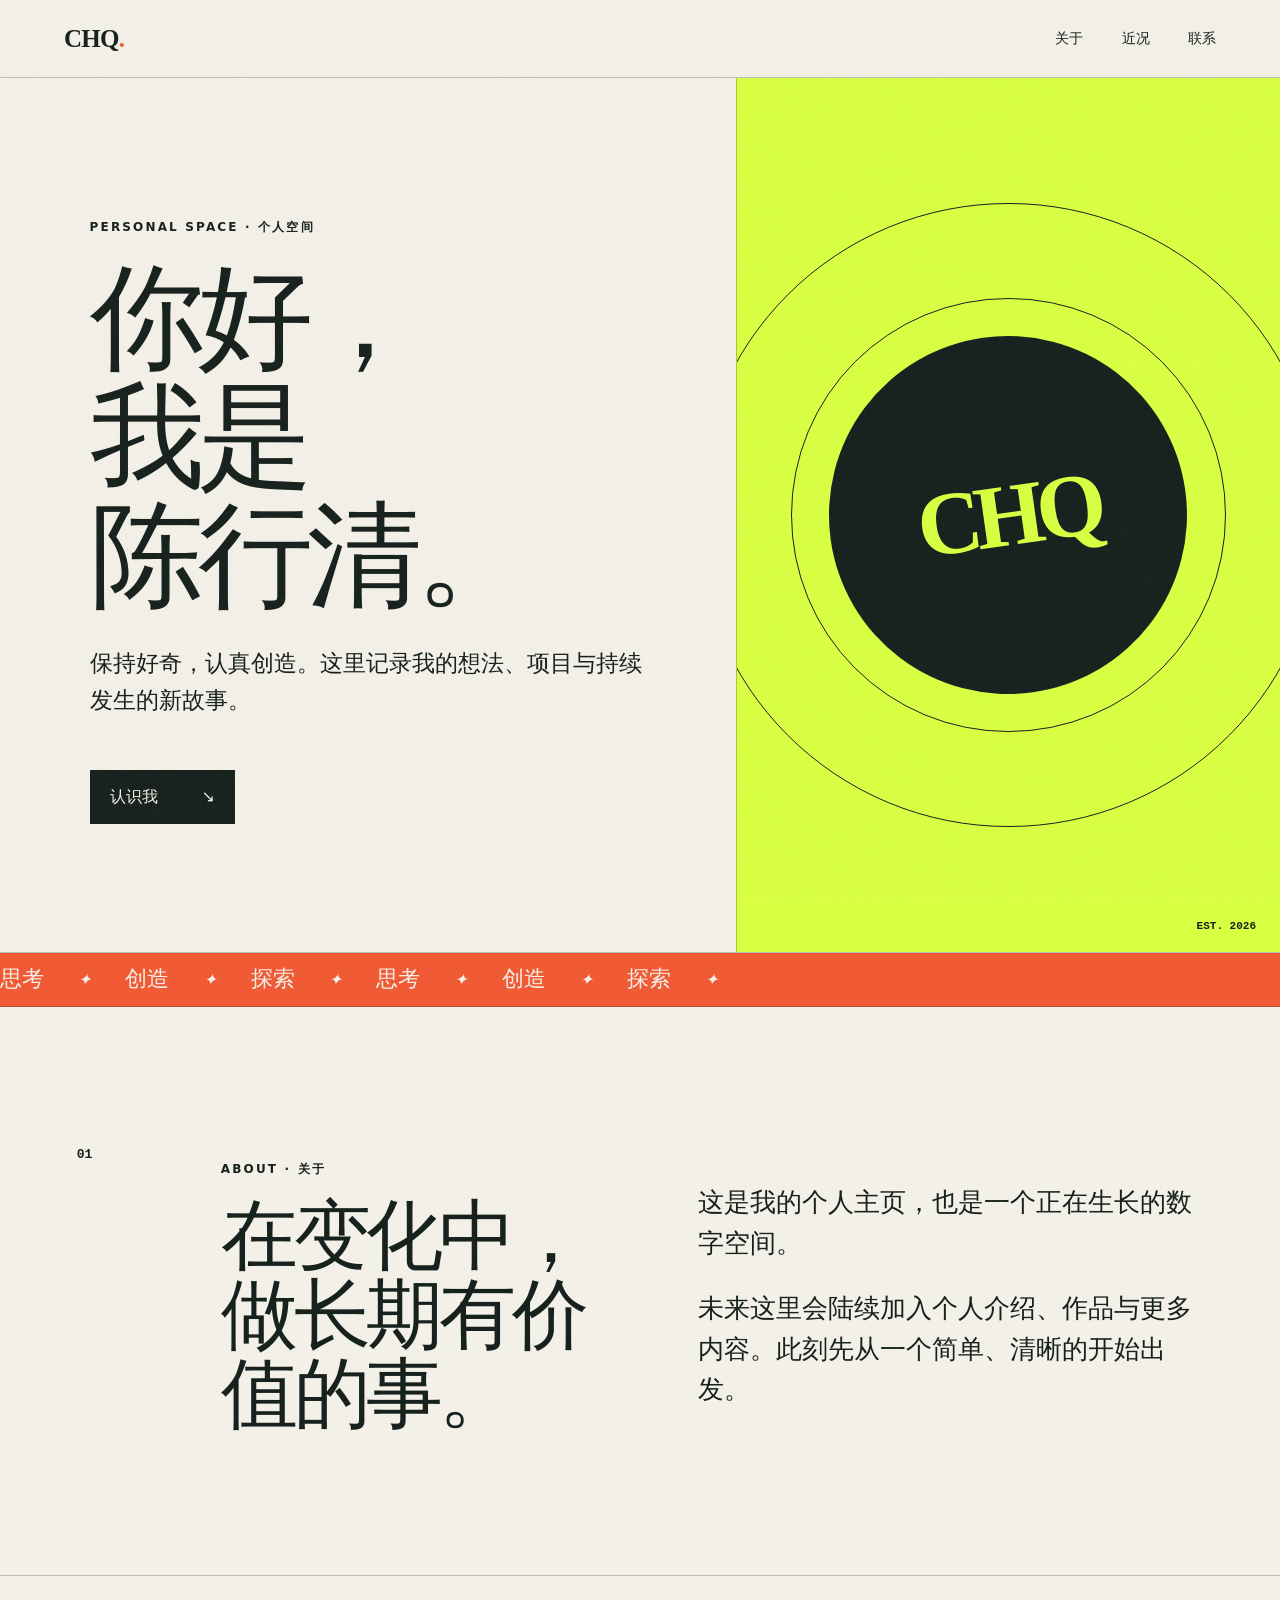
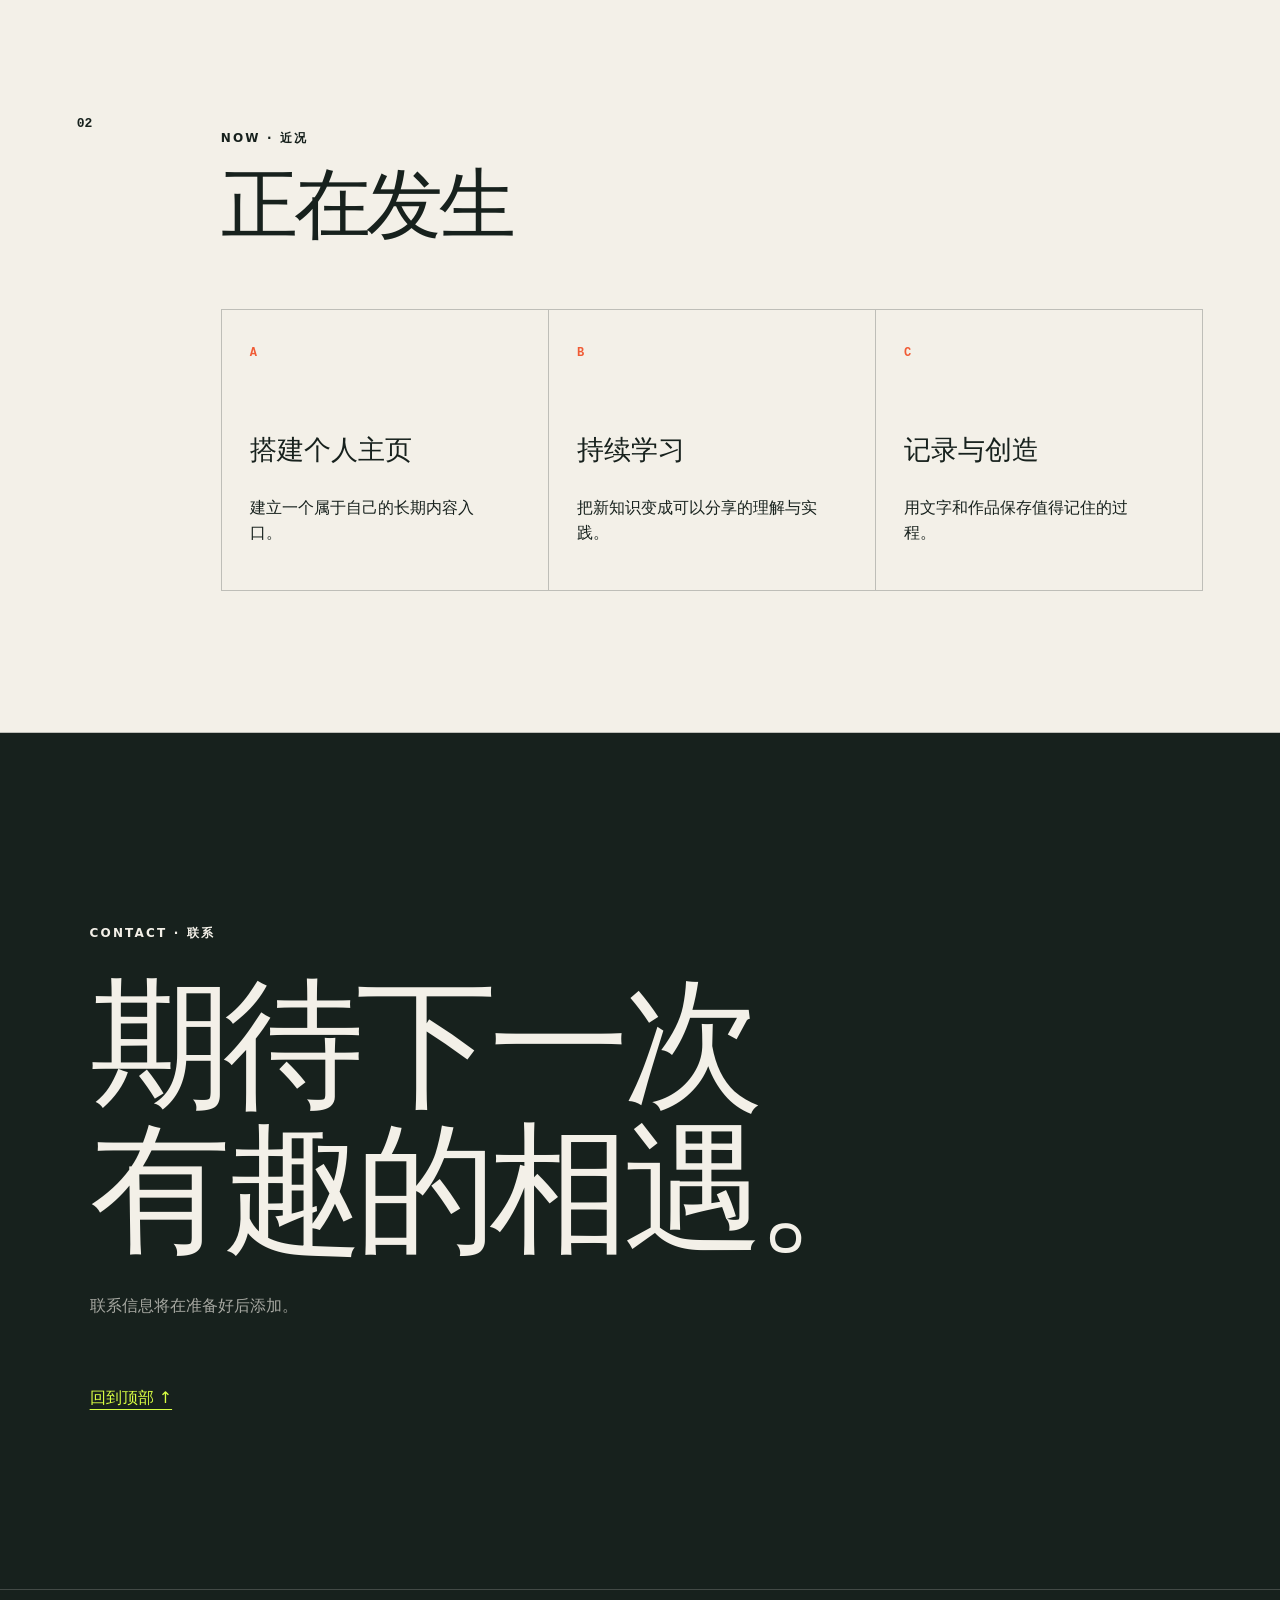
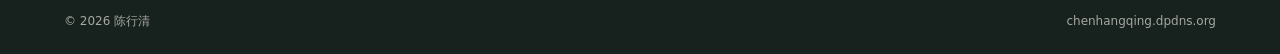
<file: index.html>
<!doctype html>
<html lang="zh-CN">
<head>
  <meta charset="utf-8">
  <meta name="viewport" content="width=device-width, initial-scale=1">
  <meta name="description" content="陈行清的个人主页">
  <meta name="theme-color" content="#f3f0e8">
  <title>陈行清｜个人主页</title>
  <link rel="stylesheet" href="styles.css">
</head>
<body>
  <div class="grain" aria-hidden="true"></div>
  <header class="site-header">
    <a class="brand" href="#top" aria-label="返回首页">CHQ<span>.</span></a>
    <nav aria-label="主导航">
      <a href="#about">关于</a>
      <a href="#now">近况</a>
      <a href="#contact">联系</a>
    </nav>
  </header>

  <main id="top">
    <section class="hero" aria-labelledby="hero-title">
      <div class="hero-copy">
        <p class="eyebrow">PERSONAL SPACE · 个人空间</p>
        <h1 id="hero-title">你好，<br>我是<br><span class="person-name">陈行清。</span></h1>
        <p class="lead">保持好奇，认真创造。这里记录我的想法、项目与持续发生的新故事。</p>
        <a class="button" href="#about">认识我 <span aria-hidden="true">↘</span></a>
      </div>
      <div class="hero-art" aria-hidden="true">
        <div class="orbit orbit-one"></div>
        <div class="orbit orbit-two"></div>
        <div class="monogram">CHQ</div>
        <span class="art-note">EST. 2026</span>
      </div>
    </section>

    <section class="marquee" aria-label="关键词">
      <div class="marquee-track">
        <span>思考</span><i>✦</i><span>创造</span><i>✦</i><span>探索</span><i>✦</i>
        <span>思考</span><i>✦</i><span>创造</span><i>✦</i><span>探索</span><i>✦</i>
      </div>
    </section>

    <section class="section about" id="about" aria-labelledby="about-title">
      <div class="section-index">01</div>
      <div class="section-heading">
        <p class="eyebrow">ABOUT · 关于</p>
        <h2 id="about-title">在变化中，<br>做长期有价值的事。</h2>
      </div>
      <div class="section-body">
        <p>这是我的个人主页，也是一个正在生长的数字空间。</p>
        <p>未来这里会陆续加入个人介绍、作品与更多内容。此刻先从一个简单、清晰的开始出发。</p>
      </div>
    </section>

    <section class="section now" id="now" aria-labelledby="now-title">
      <div class="section-index">02</div>
      <div class="section-heading">
        <p class="eyebrow">NOW · 近况</p>
        <h2 id="now-title">正在发生</h2>
      </div>
      <div class="cards">
        <article class="card">
          <span class="card-number">A</span>
          <h3>搭建个人主页</h3>
          <p>建立一个属于自己的长期内容入口。</p>
        </article>
        <article class="card">
          <span class="card-number">B</span>
          <h3>持续学习</h3>
          <p>把新知识变成可以分享的理解与实践。</p>
        </article>
        <article class="card">
          <span class="card-number">C</span>
          <h3>记录与创造</h3>
          <p>用文字和作品保存值得记住的过程。</p>
        </article>
      </div>
    </section>

    <section class="contact" id="contact" aria-labelledby="contact-title">
      <p class="eyebrow">CONTACT · 联系</p>
      <h2 id="contact-title">期待下一次<br>有趣的相遇。</h2>
      <p>联系信息将在准备好后添加。</p>
      <a class="back-top" href="#top">回到顶部 ↑</a>
    </section>
  </main>

  <footer>
    <span>© <span id="year">2026</span> 陈行清</span>
    <span>chenhangqing.dpdns.org</span>
  </footer>
  <script src="script.js"></script>
</body>
</html>
</file>
<file: styles.css>
:root {
  --ink: #17211d;
  --paper: #f3f0e8;
  --acid: #d9ff43;
  --orange: #f05b35;
  --line: rgba(23, 33, 29, 0.24);
}

* { box-sizing: border-box; }
html { scroll-behavior: smooth; }
body {
  margin: 0;
  color: var(--ink);
  background: var(--paper);
  font-family: "Microsoft YaHei", "PingFang SC", system-ui, sans-serif;
  line-height: 1.6;
}

a { color: inherit; }
.grain {
  position: fixed;
  inset: 0;
  pointer-events: none;
  opacity: .05;
  z-index: 10;
  background-image: url("data:image/svg+xml,%3Csvg viewBox='0 0 180 180' xmlns='http://www.w3.org/2000/svg'%3E%3Cfilter id='n'%3E%3CfeTurbulence type='fractalNoise' baseFrequency='.9' numOctaves='4' stitchTiles='stitch'/%3E%3C/filter%3E%3Crect width='100%25' height='100%25' filter='url(%23n)' opacity='.55'/%3E%3C/svg%3E");
}

.site-header {
  min-height: 78px;
  display: flex;
  align-items: center;
  justify-content: space-between;
  padding: 0 clamp(24px, 5vw, 72px);
  border-bottom: 1px solid var(--line);
}
.brand { font: 800 25px/1 Georgia, serif; text-decoration: none; letter-spacing: -.03em; }
.brand span { color: var(--orange); }
nav { display: flex; gap: clamp(18px, 3vw, 42px); }
nav a { text-decoration: none; font-size: 14px; }
nav a:hover { text-decoration: underline; text-underline-offset: 5px; }

.hero {
  min-height: calc(100vh - 78px);
  display: grid;
  grid-template-columns: 1.15fr .85fr;
  border-bottom: 1px solid var(--line);
}
.hero-copy {
  padding: clamp(64px, 10vw, 140px) clamp(24px, 7vw, 110px);
  align-self: center;
}
.eyebrow { font-size: 12px; font-weight: 800; letter-spacing: .18em; }
h1, h2 { font-family: Georgia, "Songti SC", serif; font-weight: 500; letter-spacing: -.055em; line-height: 1.03; }
h1 { margin: 22px 0 30px; font-size: clamp(64px, 9vw, 138px); }
.person-name { white-space: nowrap; }
.lead { max-width: 580px; font-size: clamp(17px, 1.8vw, 24px); }
.button {
  display: inline-flex;
  gap: 44px;
  align-items: center;
  margin-top: 28px;
  padding: 14px 20px;
  background: var(--ink);
  color: var(--paper);
  text-decoration: none;
  transition: transform .2s ease, background .2s ease;
}
.button:hover { transform: translateY(-3px); background: var(--orange); }

.hero-art {
  position: relative;
  min-height: 520px;
  overflow: hidden;
  background: var(--acid);
  border-left: 1px solid var(--line);
  display: grid;
  place-items: center;
}
.monogram {
  width: min(28vw, 390px);
  aspect-ratio: 1;
  border-radius: 50%;
  background: var(--ink);
  color: var(--acid);
  display: grid;
  place-items: center;
  font: 700 clamp(52px, 7vw, 106px)/1 Georgia, serif;
  letter-spacing: -.08em;
  transform: rotate(-8deg);
  position: relative;
  z-index: 2;
}
.orbit { position: absolute; border: 1px solid var(--ink); border-radius: 50%; }
.orbit-one { width: 80%; aspect-ratio: 1; }
.orbit-two { width: 115%; aspect-ratio: 1; }
.art-note { position: absolute; right: 24px; bottom: 20px; font: 700 11px/1 monospace; }

.marquee { overflow: hidden; border-bottom: 1px solid var(--line); background: var(--orange); color: var(--paper); }
.marquee-track { width: max-content; display: flex; align-items: center; gap: 34px; padding: 14px 0; animation: travel 20s linear infinite; }
.marquee span { font: 500 22px/1 Georgia, "Songti SC", serif; }
@keyframes travel { to { transform: translateX(-50%); } }

.section {
  display: grid;
  grid-template-columns: 80px minmax(280px, .9fr) 1.1fr;
  gap: clamp(28px, 5vw, 90px);
  padding: clamp(80px, 11vw, 160px) clamp(24px, 6vw, 90px);
  border-bottom: 1px solid var(--line);
}
.section-index { font: 700 13px/1 monospace; }
.section h2 { margin: 18px 0 0; font-size: clamp(46px, 6vw, 88px); }
.section-body { max-width: 620px; align-self: end; font-size: clamp(18px, 2vw, 27px); }
.section-body p { margin: 0 0 24px; }

.now { grid-template-columns: 80px 1fr; }
.now .cards { grid-column: 2; }
.cards { display: grid; grid-template-columns: repeat(3, 1fr); border-top: 1px solid var(--line); border-left: 1px solid var(--line); }
.card { min-height: 260px; padding: 28px; border-right: 1px solid var(--line); border-bottom: 1px solid var(--line); }
.card-number { font: 700 12px/1 monospace; color: var(--orange); }
.card h3 { margin-top: 70px; font: 500 27px/1.25 Georgia, "Songti SC", serif; }
.card p { max-width: 240px; }

.contact { padding: clamp(90px, 14vw, 200px) clamp(24px, 7vw, 110px); background: var(--ink); color: var(--paper); }
.contact h2 { margin: 30px 0; max-width: 1050px; font-size: clamp(64px, 11vw, 160px); }
.contact > p:not(.eyebrow) { color: rgba(243, 240, 232, .65); }
.back-top { display: inline-block; margin-top: 50px; color: var(--acid); text-underline-offset: 6px; }
footer { display: flex; justify-content: space-between; gap: 20px; padding: 22px clamp(24px, 5vw, 72px); background: var(--ink); color: rgba(243, 240, 232, .65); border-top: 1px solid rgba(243, 240, 232, .2); font-size: 12px; }

@media (max-width: 800px) {
  .hero { grid-template-columns: 1fr; }
  .hero-art { border-left: 0; border-top: 1px solid var(--line); min-height: 440px; }
  .monogram { width: min(62vw, 330px); }
  .section, .now { grid-template-columns: 44px 1fr; }
  .section-body, .now .cards { grid-column: 2; }
  .cards { grid-template-columns: 1fr; }
  .card { min-height: 210px; }
}

@media (max-width: 520px) {
  .site-header { min-height: 68px; }
  nav { gap: 14px; }
  nav a { font-size: 13px; }
  h1 { font-size: clamp(54px, 18vw, 82px); }
  .hero-copy { padding-top: 72px; padding-bottom: 72px; }
  .section, .now { display: block; }
  .section-index { margin-bottom: 34px; }
  .cards { margin-top: 50px; }
  footer { flex-direction: column; }
}

@media (prefers-reduced-motion: reduce) {
  html { scroll-behavior: auto; }
  .marquee-track { animation: none; }
}
</file>
